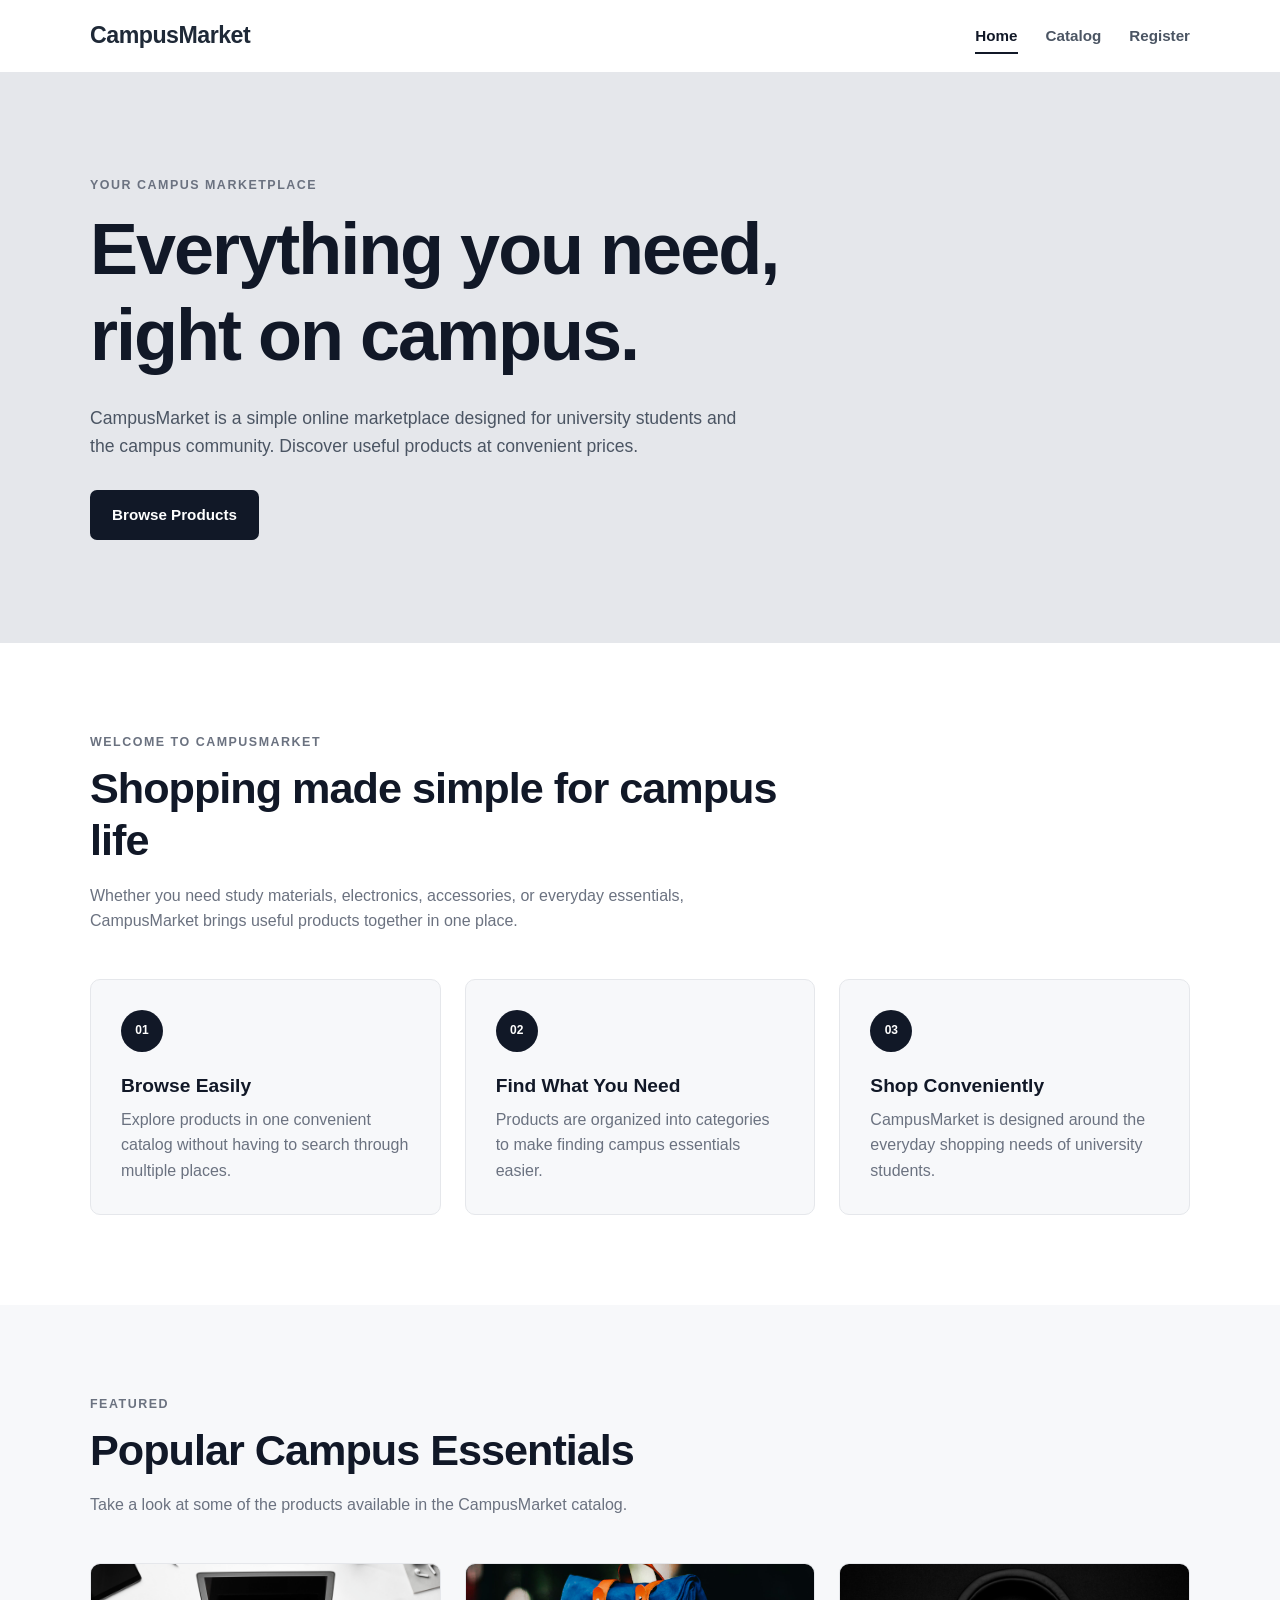
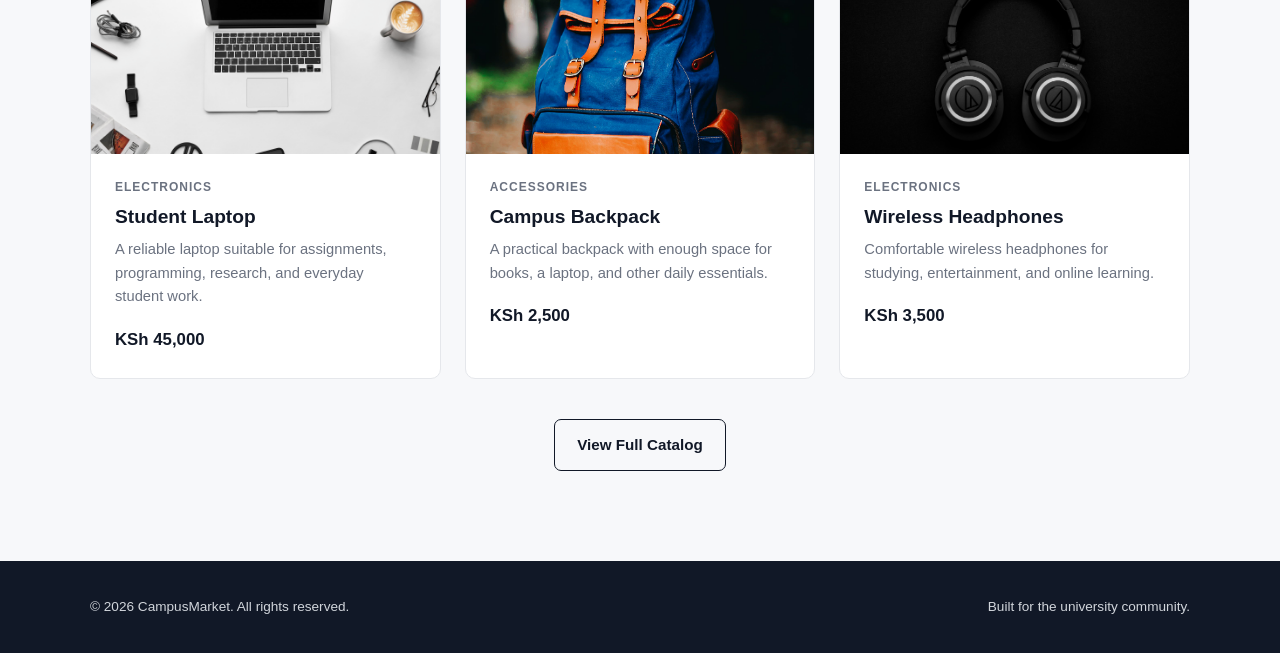
<file: index.html>
<!DOCTYPE html>
<html lang="en">

<head>
    <meta charset="UTF-8">
    <meta name="viewport" content="width=device-width, initial-scale=1.0">
    <meta name="description" content="CampusMarket - A university marketplace for students and the campus community.">
    <title>CampusMarket (by Hillary) | Home</title>
    <link rel="stylesheet" href="styles.css">
</head>

<body>

<header class="site-header">
    <div class="container">
        <a href="index.html" class="logo">CampusMarket</a>

        <nav aria-label="Main navigation">
            <ul class="nav-list">
                <li><a href="index.html" class="active">Home</a></li>
                <li><a href="catalog.html">Catalog</a></li>
                <li><a href="register.html">Register</a></li>
            </ul>
        </nav>
    </div>
</header>

<main>

    <section class="hero">
        <div class="container hero-content">
            <div>
                <p class="eyebrow">YOUR CAMPUS MARKETPLACE</p>

                <h1>Everything you need, right on campus.</h1>

                <p class="hero-text">
                    CampusMarket is a simple online marketplace designed
                    for university students and the campus community.
                    Discover useful products at convenient prices.
                </p>

                <a href="catalog.html" class="button">
                    Browse Products
                </a>
            </div>
        </div>
    </section>

    <section class="intro-section">
        <div class="container">
            <div class="section-heading">
                <p class="eyebrow">WELCOME TO CAMPUSMARKET</p>

                <h2>Shopping made simple for campus life</h2>

                <p>
                    Whether you need study materials, electronics,
                    accessories, or everyday essentials, CampusMarket
                    brings useful products together in one place.
                </p>
            </div>

            <div class="feature-grid">

                <article class="feature-card">
                    <div class="feature-icon">01</div>
                    <h3>Browse Easily</h3>
                    <p>
                        Explore products in one convenient catalog
                        without having to search through multiple places.
                    </p>
                </article>

                <article class="feature-card">
                    <div class="feature-icon">02</div>
                    <h3>Find What You Need</h3>
                    <p>
                        Products are organized into categories to make
                        finding campus essentials easier.
                    </p>
                </article>

                <article class="feature-card">
                    <div class="feature-icon">03</div>
                    <h3>Shop Conveniently</h3>
                    <p>
                        CampusMarket is designed around the everyday
                        shopping needs of university students.
                    </p>
                </article>

            </div>
        </div>
    </section>

    <section class="featured-section">
        <div class="container">

            <div class="section-heading">
                <p class="eyebrow">FEATURED</p>
                <h2>Popular Campus Essentials</h2>
                <p>
                    Take a look at some of the products available in
                    the CampusMarket catalog.
                </p>
            </div>

            <div class="product-grid">

                <article class="product-card">
                    <img
                        src="images/laptop.png"
                        alt="Student laptop suitable for programming, research, and university work"
                    >

                    <div class="product-content">
                        <p class="product-category">Electronics</p>
                        <h3>Student Laptop</h3>

                        <p>
                            A reliable laptop suitable for assignments,
                            programming, research, and everyday student work.
                        </p>

                        <p class="price">KSh 45,000</p>
                    </div>
                </article>

                <article class="product-card">
                    <img
                        src="images/backpack.png"
                        alt="Campus backpack for carrying books, a laptop, and daily essentials"
                    >

                    <div class="product-content">
                        <p class="product-category">Accessories</p>
                        <h3>Campus Backpack</h3>

                        <p>
                            A practical backpack with enough space for
                            books, a laptop, and other daily essentials.
                        </p>

                        <p class="price">KSh 2,500</p>
                    </div>
                </article>

                <article class="product-card">
                    <img
                        src="images/headphones.png"
                        alt="Wireless headphones for studying, entertainment, and online learning"
                    >

                    <div class="product-content">
                        <p class="product-category">Electronics</p>
                        <h3>Wireless Headphones</h3>

                        <p>
                            Comfortable wireless headphones for studying,
                            entertainment, and online learning.
                        </p>

                        <p class="price">KSh 3,500</p>
                    </div>
                </article>

            </div>

            <div class="center-button">
                <a href="catalog.html" class="button button-outline">
                    View Full Catalog
                </a>
            </div>

        </div>
    </section>

</main>

<footer class="site-footer">
    <div class="container">
        <p>&copy; 2026 CampusMarket. All rights reserved.</p>
        <p>Built for the university community.</p>
    </div>
</footer>

</body>
</html>
</file>
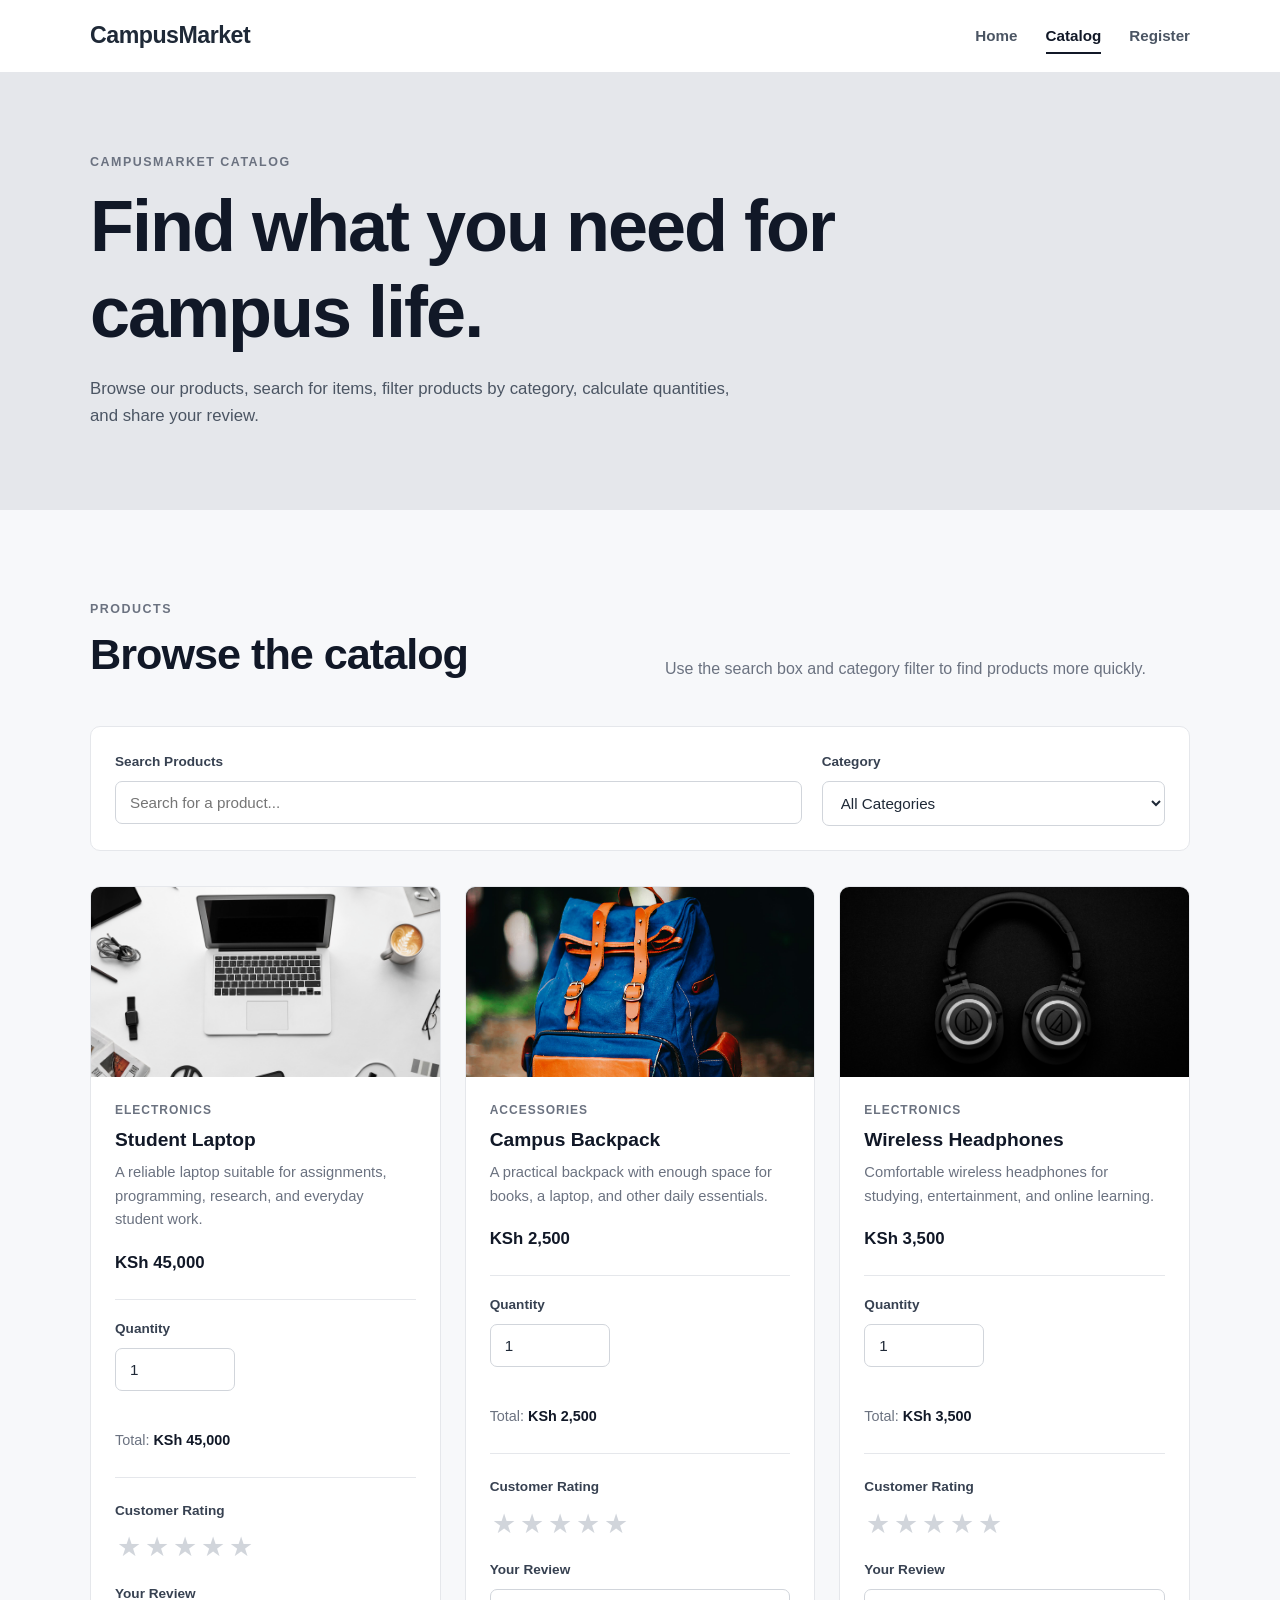
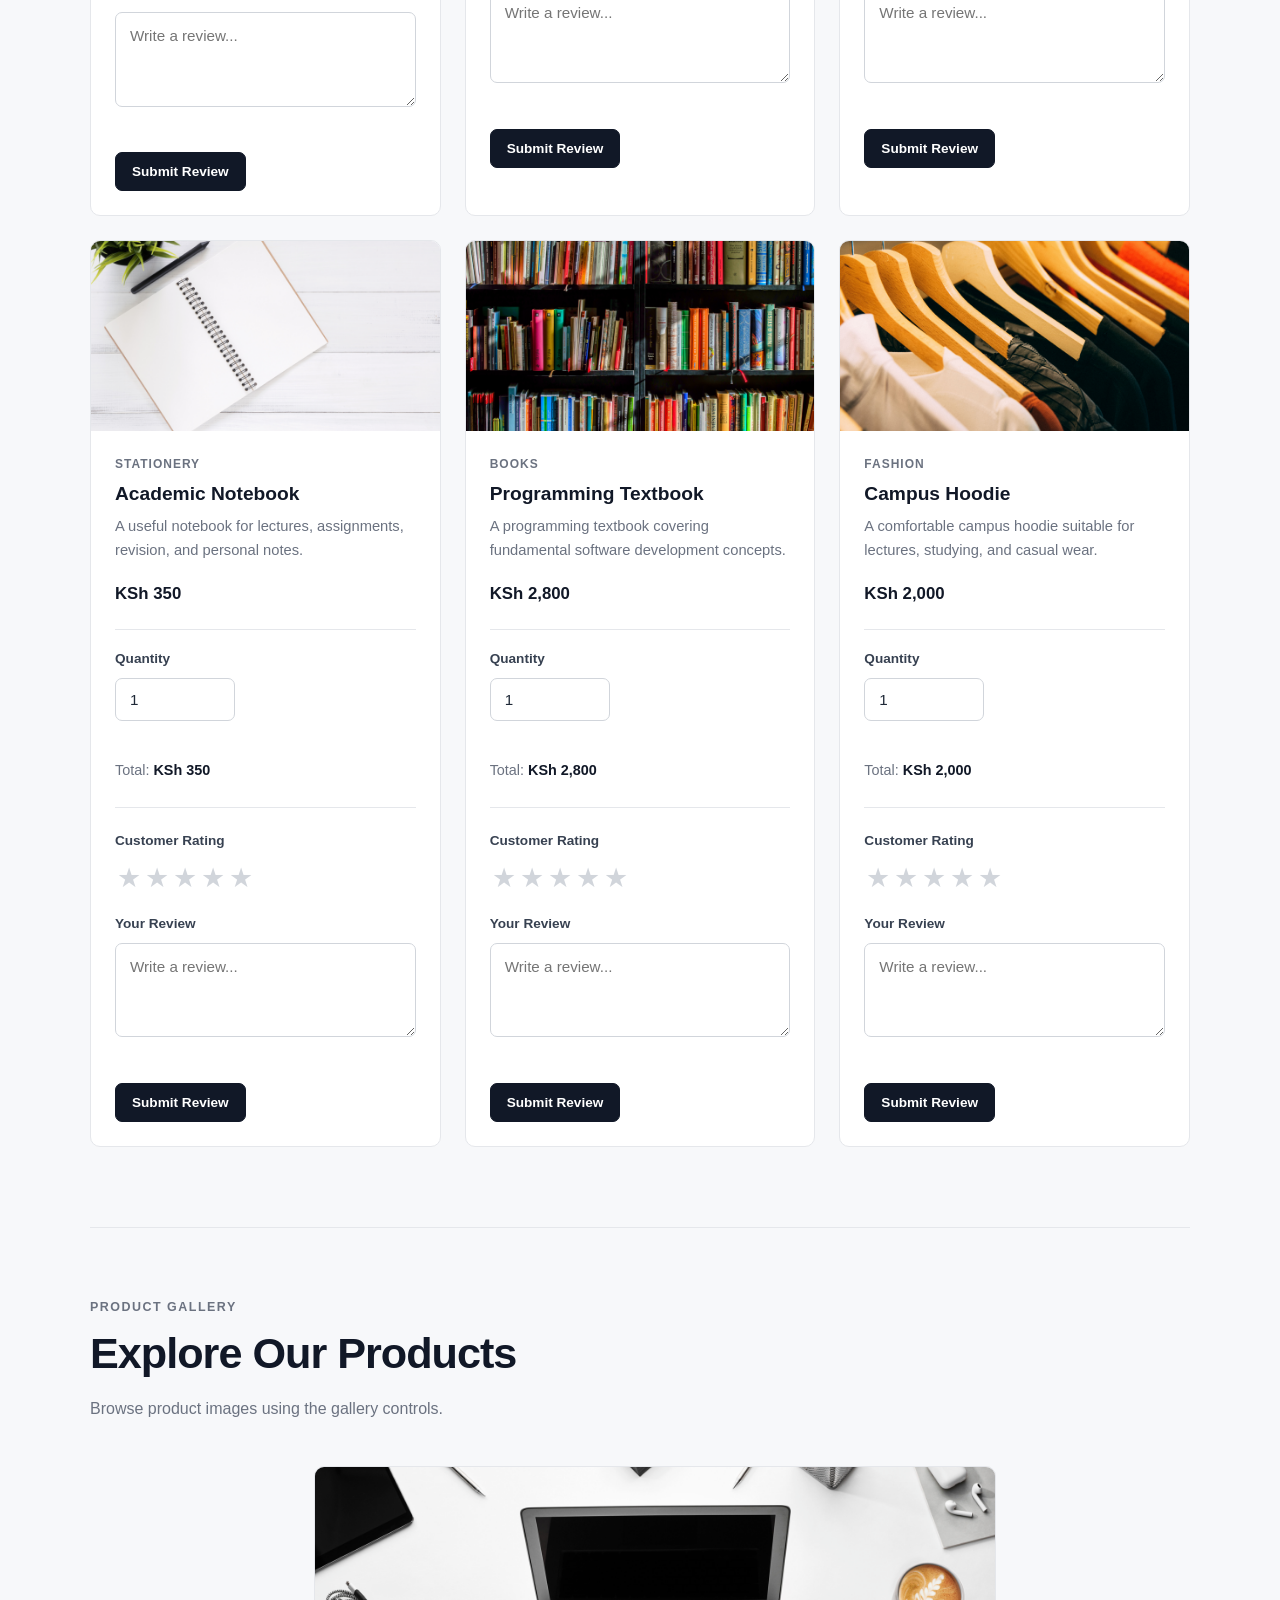
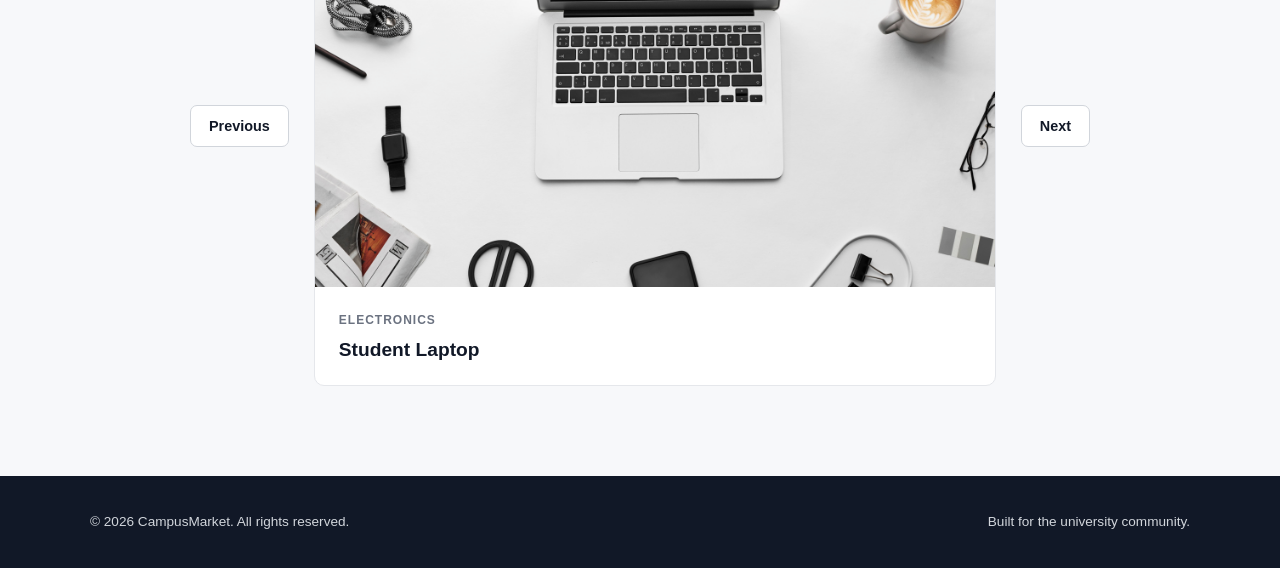
<file: catalog.html>
<!DOCTYPE html>
<html lang="en">

<head>
    <meta charset="UTF-8">
    <meta name="viewport" content="width=device-width, initial-scale=1.0">

    <meta
        name="description"
        content="CampusMarket catalog - Browse and filter products available for university students."
    >

    <title>CampusMarket (by Hillary) | Catalog</title>

    <link rel="stylesheet" href="styles.css">
</head>

<body>

<header class="site-header">
    <div class="container">

        <a href="index.html" class="logo">
            CampusMarket
        </a>

        <nav aria-label="Main navigation">

            <ul class="nav-list">

                <li>
                    <a href="index.html">
                        Home
                    </a>
                </li>

                <li>
                    <a href="catalog.html" class="active">
                        Catalog
                    </a>
                </li>

                <li>
                    <a href="register.html">
                        Register
                    </a>
                </li>

            </ul>

        </nav>

    </div>
</header>


<main>

    <!-- Page Banner -->

    <section class="page-banner">

        <div class="container">

            <p class="eyebrow">
                CAMPUSMARKET CATALOG
            </p>

            <h1>
                Find what you need for campus life.
            </h1>

            <p>
                Browse our products, search for items, filter products
                by category, calculate quantities, and share your review.
            </p>

        </div>

    </section>


    <!-- Catalog -->

    <section class="catalog-section">

        <div class="container">

            <div class="catalog-introduction">

                <div>

                    <p class="eyebrow">
                        PRODUCTS
                    </p>

                    <h2>
                        Browse the catalog
                    </h2>

                </div>

                <p>
                    Use the search box and category filter to find
                    products more quickly.
                </p>

            </div>


            <!-- Search and Filter Controls -->

            <div class="catalog-controls">

                <div>

                    <label for="searchInput">
                        Search Products
                    </label>

                    <input
                        type="search"
                        id="searchInput"
                        placeholder="Search for a product..."
                    >

                </div>


                <div>

                    <label for="categoryFilter">
                        Category
                    </label>

                    <select id="categoryFilter">

                        <option value="all">
                            All Categories
                        </option>

                        <option value="electronics">
                            Electronics
                        </option>

                        <option value="accessories">
                            Accessories
                        </option>

                        <option value="stationery">
                            Stationery
                        </option>

                        <option value="books">
                            Books
                        </option>

                        <option value="fashion">
                            Fashion
                        </option>

                    </select>

                </div>

            </div>


            <!-- No Results Message -->

            <p
                id="noResultsMessage"
                class="no-results"
                hidden
            >
                No products match your search or selected category.
            </p>


            <!-- Product Grid -->

            <div class="product-grid catalog-grid">


                <!-- Student Laptop -->

                <article
                    class="product-card"
                    data-category="electronics"
                    data-price="45000"
                >

                    <img
                        src="images/laptop.png"
                        alt="Student laptop suitable for programming, research, and university work"
                    >

                    <div class="product-content">

                        <p class="product-category">
                            Electronics
                        </p>

                        <h3>
                            Student Laptop
                        </h3>

                        <p>
                            A reliable laptop suitable for assignments,
                            programming, research, and everyday student work.
                        </p>

                        <p class="price">
                            KSh 45,000
                        </p>


                        <div class="quantity-control">

                            <label for="laptopQuantity">
                                Quantity
                            </label>

                            <input
                                type="number"
                                id="laptopQuantity"
                                class="quantity-input"
                                min="1"
                                value="1"
                            >

                            <p
                                class="quantity-error"
                                aria-live="polite"
                            ></p>

                            <p class="quantity-total">
                                Total:
                                <strong>KSh 45,000</strong>
                            </p>

                        </div>


                        <!-- Laptop Review -->

                        <div class="review-section">

                            <p class="review-heading">
                                Customer Rating
                            </p>

                            <div
                                class="star-rating"
                                role="radiogroup"
                                aria-label="Rate Student Laptop"
                            >

                                <input
                                    type="radio"
                                    id="laptopStar1"
                                    name="laptopRating"
                                    value="1"
                                >
                                <label for="laptopStar1" aria-label="1 star">
                                    ★
                                </label>

                                <input
                                    type="radio"
                                    id="laptopStar2"
                                    name="laptopRating"
                                    value="2"
                                >
                                <label for="laptopStar2" aria-label="2 stars">
                                    ★
                                </label>

                                <input
                                    type="radio"
                                    id="laptopStar3"
                                    name="laptopRating"
                                    value="3"
                                >
                                <label for="laptopStar3" aria-label="3 stars">
                                    ★
                                </label>

                                <input
                                    type="radio"
                                    id="laptopStar4"
                                    name="laptopRating"
                                    value="4"
                                >
                                <label for="laptopStar4" aria-label="4 stars">
                                    ★
                                </label>

                                <input
                                    type="radio"
                                    id="laptopStar5"
                                    name="laptopRating"
                                    value="5"
                                >
                                <label for="laptopStar5" aria-label="5 stars">
                                    ★
                                </label>

                            </div>


                            <label for="laptopReview">
                                Your Review
                            </label>

                            <textarea
                                id="laptopReview"
                                class="review-input"
                                rows="3"
                                placeholder="Write a review..."
                            ></textarea>

                            <p
                                class="review-error"
                                id="laptopReviewError"
                                aria-live="polite"
                            ></p>

                            <button
                                type="button"
                                class="review-button"
                                data-product="Student Laptop"
                            >
                                Submit Review
                            </button>

                            <div
                                class="submitted-review"
                                id="laptopSubmittedReview"
                                aria-live="polite"
                            ></div>

                        </div>

                    </div>

                </article>


                <!-- Campus Backpack -->

                <article
                    class="product-card"
                    data-category="accessories"
                    data-price="2500"
                >

                    <img
                        src="images/backpack.png"
                        alt="Campus backpack for carrying books, a laptop, and daily essentials"
                    >

                    <div class="product-content">

                        <p class="product-category">
                            Accessories
                        </p>

                        <h3>
                            Campus Backpack
                        </h3>

                        <p>
                            A practical backpack with enough space for
                            books, a laptop, and other daily essentials.
                        </p>

                        <p class="price">
                            KSh 2,500
                        </p>


                        <div class="quantity-control">

                            <label for="backpackQuantity">
                                Quantity
                            </label>

                            <input
                                type="number"
                                id="backpackQuantity"
                                class="quantity-input"
                                min="1"
                                value="1"
                            >

                            <p
                                class="quantity-error"
                                aria-live="polite"
                            ></p>

                            <p class="quantity-total">
                                Total:
                                <strong>KSh 2,500</strong>
                            </p>

                        </div>


                        <!-- Backpack Review -->

                        <div class="review-section">

                            <p class="review-heading">
                                Customer Rating
                            </p>

                            <div
                                class="star-rating"
                                role="radiogroup"
                                aria-label="Rate Campus Backpack"
                            >

                                <input type="radio" id="backpackStar1" name="backpackRating" value="1">
                                <label for="backpackStar1" aria-label="1 star">★</label>

                                <input type="radio" id="backpackStar2" name="backpackRating" value="2">
                                <label for="backpackStar2" aria-label="2 stars">★</label>

                                <input type="radio" id="backpackStar3" name="backpackRating" value="3">
                                <label for="backpackStar3" aria-label="3 stars">★</label>

                                <input type="radio" id="backpackStar4" name="backpackRating" value="4">
                                <label for="backpackStar4" aria-label="4 stars">★</label>

                                <input type="radio" id="backpackStar5" name="backpackRating" value="5">
                                <label for="backpackStar5" aria-label="5 stars">★</label>

                            </div>

                            <label for="backpackReview">
                                Your Review
                            </label>

                            <textarea
                                id="backpackReview"
                                class="review-input"
                                rows="3"
                                placeholder="Write a review..."
                            ></textarea>

                            <p
                                class="review-error"
                                id="backpackReviewError"
                                aria-live="polite"
                            ></p>

                            <button
                                type="button"
                                class="review-button"
                                data-product="Campus Backpack"
                            >
                                Submit Review
                            </button>

                            <div
                                class="submitted-review"
                                id="backpackSubmittedReview"
                                aria-live="polite"
                            ></div>

                        </div>

                    </div>

                </article>


                <!-- Wireless Headphones -->

                <article
                    class="product-card"
                    data-category="electronics"
                    data-price="3500"
                >

                    <img
                        src="images/headphones.png"
                        alt="Wireless headphones for studying, online learning, music, and entertainment"
                    >

                    <div class="product-content">

                        <p class="product-category">
                            Electronics
                        </p>

                        <h3>
                            Wireless Headphones
                        </h3>

                        <p>
                            Comfortable wireless headphones for studying,
                            entertainment, and online learning.
                        </p>

                        <p class="price">
                            KSh 3,500
                        </p>


                        <div class="quantity-control">

                            <label for="headphonesQuantity">
                                Quantity
                            </label>

                            <input
                                type="number"
                                id="headphonesQuantity"
                                class="quantity-input"
                                min="1"
                                value="1"
                            >

                            <p
                                class="quantity-error"
                                aria-live="polite"
                            ></p>

                            <p class="quantity-total">
                                Total:
                                <strong>KSh 3,500</strong>
                            </p>

                        </div>


                        <!-- Headphones Review -->

                        <div class="review-section">

                            <p class="review-heading">
                                Customer Rating
                            </p>

                            <div
                                class="star-rating"
                                role="radiogroup"
                                aria-label="Rate Wireless Headphones"
                            >

                                <input type="radio" id="headphonesStar1" name="headphonesRating" value="1">
                                <label for="headphonesStar1" aria-label="1 star">★</label>

                                <input type="radio" id="headphonesStar2" name="headphonesRating" value="2">
                                <label for="headphonesStar2" aria-label="2 stars">★</label>

                                <input type="radio" id="headphonesStar3" name="headphonesRating" value="3">
                                <label for="headphonesStar3" aria-label="3 stars">★</label>

                                <input type="radio" id="headphonesStar4" name="headphonesRating" value="4">
                                <label for="headphonesStar4" aria-label="4 stars">★</label>

                                <input type="radio" id="headphonesStar5" name="headphonesRating" value="5">
                                <label for="headphonesStar5" aria-label="5 stars">★</label>

                            </div>

                            <label for="headphonesReview">
                                Your Review
                            </label>

                            <textarea
                                id="headphonesReview"
                                class="review-input"
                                rows="3"
                                placeholder="Write a review..."
                            ></textarea>

                            <p
                                class="review-error"
                                id="headphonesReviewError"
                                aria-live="polite"
                            ></p>

                            <button
                                type="button"
                                class="review-button"
                                data-product="Wireless Headphones"
                            >
                                Submit Review
                            </button>

                            <div
                                class="submitted-review"
                                id="headphonesSubmittedReview"
                                aria-live="polite"
                            ></div>

                        </div>

                    </div>

                </article>


                <!-- Academic Notebook -->

                <article
                    class="product-card"
                    data-category="stationery"
                    data-price="350"
                >

                    <img
                        src="images/notebook.png"
                        alt="Academic notebook for lectures, assignments, revision, and personal notes"
                    >

                    <div class="product-content">

                        <p class="product-category">
                            Stationery
                        </p>

                        <h3>
                            Academic Notebook
                        </h3>

                        <p>
                            A useful notebook for lectures,
                            assignments, revision, and personal notes.
                        </p>

                        <p class="price">
                            KSh 350
                        </p>


                        <div class="quantity-control">

                            <label for="notebookQuantity">
                                Quantity
                            </label>

                            <input
                                type="number"
                                id="notebookQuantity"
                                class="quantity-input"
                                min="1"
                                value="1"
                            >

                            <p
                                class="quantity-error"
                                aria-live="polite"
                            ></p>

                            <p class="quantity-total">
                                Total:
                                <strong>KSh 350</strong>
                            </p>

                        </div>


                        <!-- Notebook Review -->

                        <div class="review-section">

                            <p class="review-heading">
                                Customer Rating
                            </p>

                            <div
                                class="star-rating"
                                role="radiogroup"
                                aria-label="Rate Academic Notebook"
                            >

                                <input type="radio" id="notebookStar1" name="notebookRating" value="1">
                                <label for="notebookStar1" aria-label="1 star">★</label>

                                <input type="radio" id="notebookStar2" name="notebookRating" value="2">
                                <label for="notebookStar2" aria-label="2 stars">★</label>

                                <input type="radio" id="notebookStar3" name="notebookRating" value="3">
                                <label for="notebookStar3" aria-label="3 stars">★</label>

                                <input type="radio" id="notebookStar4" name="notebookRating" value="4">
                                <label for="notebookStar4" aria-label="4 stars">★</label>

                                <input type="radio" id="notebookStar5" name="notebookRating" value="5">
                                <label for="notebookStar5" aria-label="5 stars">★</label>

                            </div>

                            <label for="notebookReview">
                                Your Review
                            </label>

                            <textarea
                                id="notebookReview"
                                class="review-input"
                                rows="3"
                                placeholder="Write a review..."
                            ></textarea>

                            <p
                                class="review-error"
                                id="notebookReviewError"
                                aria-live="polite"
                            ></p>

                            <button
                                type="button"
                                class="review-button"
                                data-product="Academic Notebook"
                            >
                                Submit Review
                            </button>

                            <div
                                class="submitted-review"
                                id="notebookSubmittedReview"
                                aria-live="polite"
                            ></div>

                        </div>

                    </div>

                </article>


                <!-- Programming Textbook -->

                <article
                    class="product-card"
                    data-category="books"
                    data-price="2800"
                >

                    <img
                        src="images/textbook.png"
                        alt="Programming textbook covering fundamental software development concepts"
                    >

                    <div class="product-content">

                        <p class="product-category">
                            Books
                        </p>

                        <h3>
                            Programming Textbook
                        </h3>

                        <p>
                            A programming textbook covering fundamental
                            software development concepts.
                        </p>

                        <p class="price">
                            KSh 2,800
                        </p>


                        <div class="quantity-control">

                            <label for="textbookQuantity">
                                Quantity
                            </label>

                            <input
                                type="number"
                                id="textbookQuantity"
                                class="quantity-input"
                                min="1"
                                value="1"
                            >

                            <p
                                class="quantity-error"
                                aria-live="polite"
                            ></p>

                            <p class="quantity-total">
                                Total:
                                <strong>KSh 2,800</strong>
                            </p>

                        </div>


                        <!-- Textbook Review -->

                        <div class="review-section">

                            <p class="review-heading">
                                Customer Rating
                            </p>

                            <div
                                class="star-rating"
                                role="radiogroup"
                                aria-label="Rate Programming Textbook"
                            >

                                <input type="radio" id="textbookStar1" name="textbookRating" value="1">
                                <label for="textbookStar1" aria-label="1 star">★</label>

                                <input type="radio" id="textbookStar2" name="textbookRating" value="2">
                                <label for="textbookStar2" aria-label="2 stars">★</label>

                                <input type="radio" id="textbookStar3" name="textbookRating" value="3">
                                <label for="textbookStar3" aria-label="3 stars">★</label>

                                <input type="radio" id="textbookStar4" name="textbookRating" value="4">
                                <label for="textbookStar4" aria-label="4 stars">★</label>

                                <input type="radio" id="textbookStar5" name="textbookRating" value="5">
                                <label for="textbookStar5" aria-label="5 stars">★</label>

                            </div>

                            <label for="textbookReview">
                                Your Review
                            </label>

                            <textarea
                                id="textbookReview"
                                class="review-input"
                                rows="3"
                                placeholder="Write a review..."
                            ></textarea>

                            <p
                                class="review-error"
                                id="textbookReviewError"
                                aria-live="polite"
                            ></p>

                            <button
                                type="button"
                                class="review-button"
                                data-product="Programming Textbook"
                            >
                                Submit Review
                            </button>

                            <div
                                class="submitted-review"
                                id="textbookSubmittedReview"
                                aria-live="polite"
                            ></div>

                        </div>

                    </div>

                </article>


                <!-- Campus Hoodie -->

                <article
                    class="product-card"
                    data-category="fashion"
                    data-price="2000"
                >

                    <img
                        src="images/hoodie.png"
                        alt="Comfortable campus hoodie suitable for lectures, studying, and casual wear"
                    >

                    <div class="product-content">

                        <p class="product-category">
                            Fashion
                        </p>

                        <h3>
                            Campus Hoodie
                        </h3>

                        <p>
                            A comfortable campus hoodie suitable
                            for lectures, studying, and casual wear.
                        </p>

                        <p class="price">
                            KSh 2,000
                        </p>


                        <div class="quantity-control">

                            <label for="hoodieQuantity">
                                Quantity
                            </label>

                            <input
                                type="number"
                                id="hoodieQuantity"
                                class="quantity-input"
                                min="1"
                                value="1"
                            >

                            <p
                                class="quantity-error"
                                aria-live="polite"
                            ></p>

                            <p class="quantity-total">
                                Total:
                                <strong>KSh 2,000</strong>
                            </p>

                        </div>


                        <!-- Hoodie Review -->

                        <div class="review-section">

                            <p class="review-heading">
                                Customer Rating
                            </p>

                            <div
                                class="star-rating"
                                role="radiogroup"
                                aria-label="Rate Campus Hoodie"
                            >

                                <input type="radio" id="hoodieStar1" name="hoodieRating" value="1">
                                <label for="hoodieStar1" aria-label="1 star">★</label>

                                <input type="radio" id="hoodieStar2" name="hoodieRating" value="2">
                                <label for="hoodieStar2" aria-label="2 stars">★</label>

                                <input type="radio" id="hoodieStar3" name="hoodieRating" value="3">
                                <label for="hoodieStar3" aria-label="3 stars">★</label>

                                <input type="radio" id="hoodieStar4" name="hoodieRating" value="4">
                                <label for="hoodieStar4" aria-label="4 stars">★</label>

                                <input type="radio" id="hoodieStar5" name="hoodieRating" value="5">
                                <label for="hoodieStar5" aria-label="5 stars">★</label>

                            </div>

                            <label for="hoodieReview">
                                Your Review
                            </label>

                            <textarea
                                id="hoodieReview"
                                class="review-input"
                                rows="3"
                                placeholder="Write a review..."
                            ></textarea>

                            <p
                                class="review-error"
                                id="hoodieReviewError"
                                aria-live="polite"
                            ></p>

                            <button
                                type="button"
                                class="review-button"
                                data-product="Campus Hoodie"
                            >
                                Submit Review
                            </button>

                            <div
                                class="submitted-review"
                                id="hoodieSubmittedReview"
                                aria-live="polite"
                            ></div>

                        </div>

                    </div>

                </article>

            </div>


            <!-- Product Gallery -->

            <div class="gallery-section">

                <div class="section-heading">

                    <p class="eyebrow">
                        PRODUCT GALLERY
                    </p>

                    <h2>
                        Explore Our Products
                    </h2>

                    <p>
                        Browse product images using the gallery controls.
                    </p>

                </div>


                <div class="gallery">

                    <button
                        type="button"
                        class="gallery-button gallery-prev"
                        id="galleryPrevious"
                        aria-label="Show previous product"
                    >
                        Previous
                    </button>


                    <div class="gallery-image-container">

                        <img
                            id="galleryImage"
                            src="images/laptop.png"
                            alt="Student laptop suitable for programming, research, and university work"
                        >

                        <div class="gallery-info">

                            <p
                                class="product-category"
                                id="galleryCategory"
                            >
                                Electronics
                            </p>

                            <h3 id="galleryProductName">
                                Student Laptop
                            </h3>

                        </div>

                    </div>


                    <button
                        type="button"
                        class="gallery-button gallery-next"
                        id="galleryNext"
                        aria-label="Show next product"
                    >
                        Next
                    </button>

                </div>

            </div>

        </div>

    </section>

</main>


<footer class="site-footer">

    <div class="container">

        <p>
            &copy; 2026 CampusMarket. All rights reserved.
        </p>

        <p>
            Built for the university community.
        </p>

    </div>

</footer>


<script src="app.js"></script>

</body>

</html>
</file>
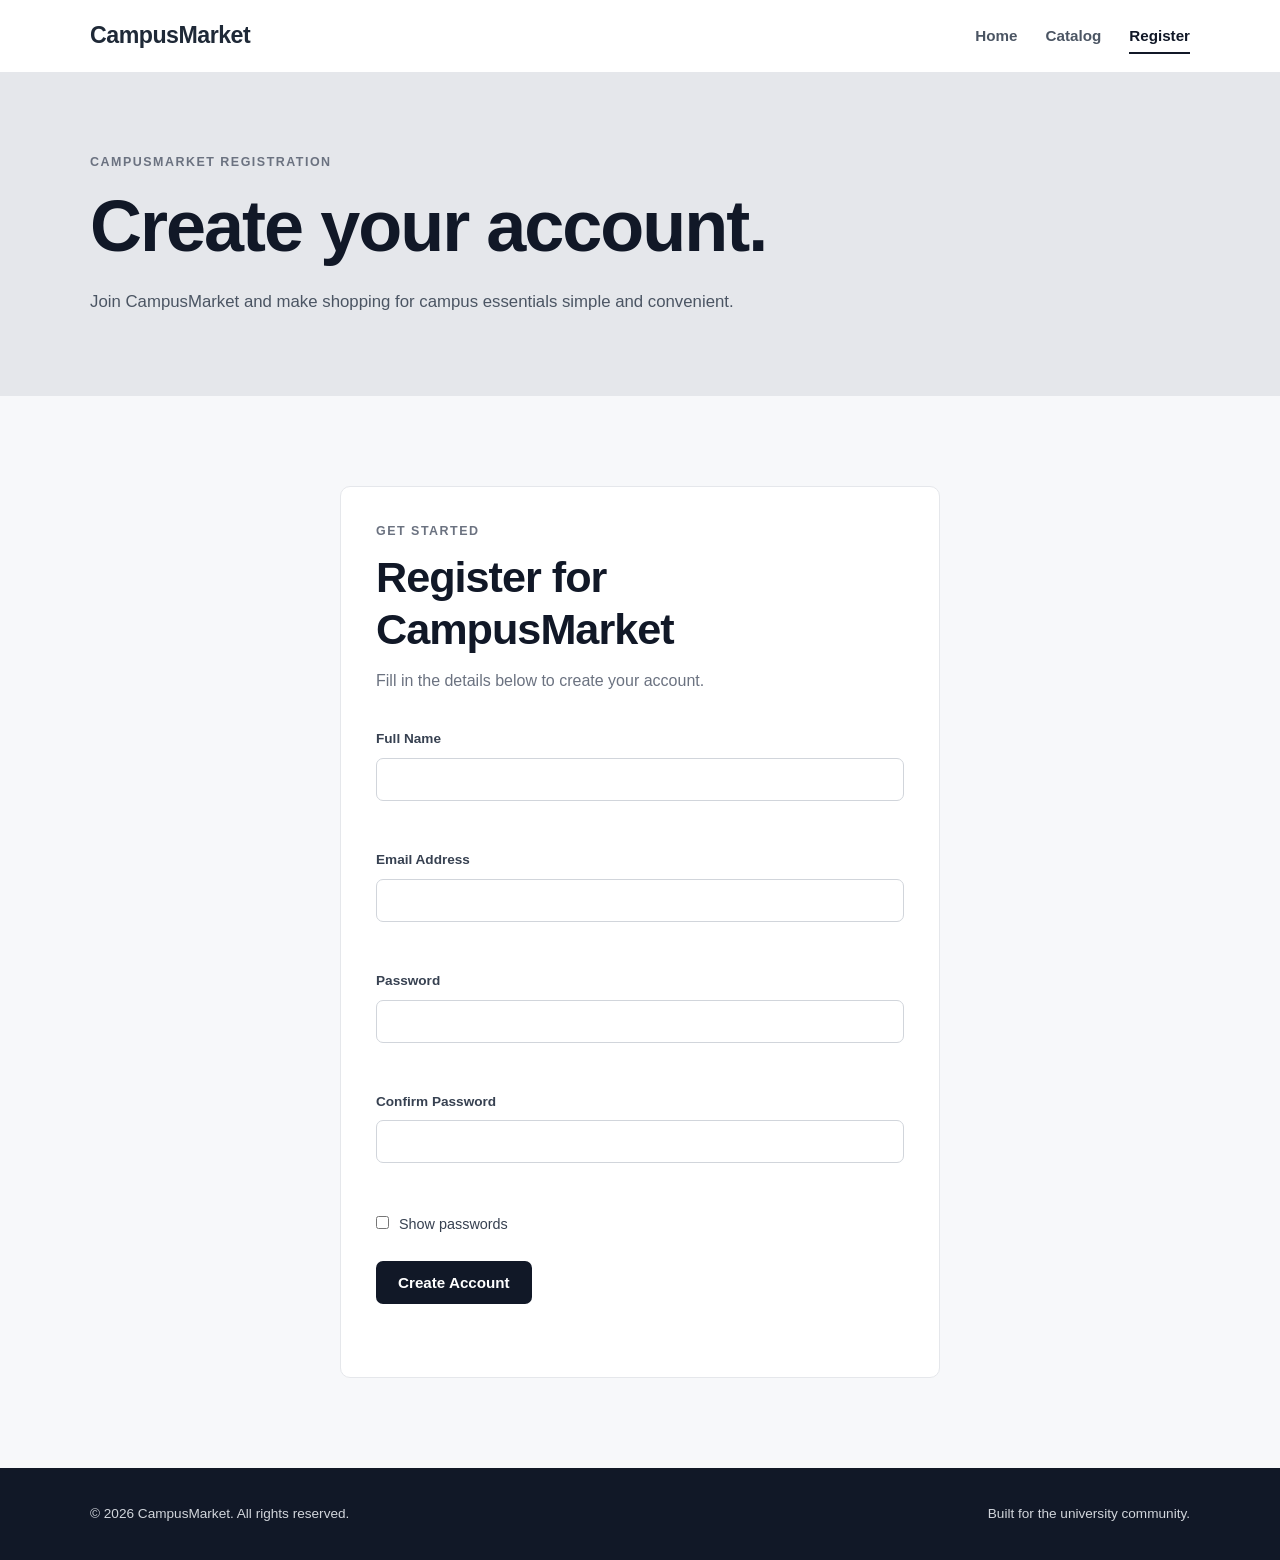
<file: register.html>
<!DOCTYPE html>
<html lang="en">

<head>
    <meta charset="UTF-8">
    <meta name="viewport" content="width=device-width, initial-scale=1.0">
    <meta name="description" content="Create a CampusMarket account.">
    <title>CampusMarket (by Hillary) | Register</title>
    <link rel="stylesheet" href="styles.css">
</head>

<body>

<header class="site-header">
    <div class="container">
        <a href="index.html" class="logo">CampusMarket</a>

        <nav aria-label="Main navigation">
            <ul class="nav-list">
                <li><a href="index.html">Home</a></li>
                <li><a href="catalog.html">Catalog</a></li>
                <li><a href="register.html" class="active">Register</a></li>
            </ul>
        </nav>
    </div>
</header>

<main>

    <section class="page-banner">
        <div class="container">

            <p class="eyebrow">CAMPUSMARKET REGISTRATION</p>

            <h1>Create your account.</h1>

            <p>
                Join CampusMarket and make shopping for campus essentials
                simple and convenient.
            </p>

        </div>
    </section>


    <section class="register-section">

        <div class="container">

            <div class="register-box">

                <div class="register-heading">

                    <p class="eyebrow">GET STARTED</p>

                    <h2>Register for CampusMarket</h2>

                    <p>
                        Fill in the details below to create your account.
                    </p>

                </div>


                <form id="registrationForm" novalidate>

                    <div class="form-group">

                        <label for="fullName">
                            Full Name
                        </label>

                        <input
                            type="text"
                            id="fullName"
                            name="fullName"
                            required
                        >

                        <p
                            class="form-error"
                            id="fullNameError"
                            aria-live="polite"
                        ></p>

                    </div>


                    <div class="form-group">

                        <label for="email">
                            Email Address
                        </label>

                        <input
                            type="email"
                            id="email"
                            name="email"
                            required
                        >

                        <p
                            class="form-error"
                            id="emailError"
                            aria-live="polite"
                        ></p>

                    </div>


                    <div class="form-group">

                        <label for="password">
                            Password
                        </label>

                        <input
                            type="password"
                            id="password"
                            name="password"
                            required
                        >

                        <p
                            class="form-error"
                            id="passwordError"
                            aria-live="polite"
                        ></p>

                    </div>


                    <div class="form-group">

                        <label for="confirmPassword">
                            Confirm Password
                        </label>

                        <input
                            type="password"
                            id="confirmPassword"
                            name="confirmPassword"
                            required
                        >

                        <p
                            class="form-error"
                            id="confirmPasswordError"
                            aria-live="polite"
                        ></p>

                    </div>


                    <div class="password-toggle">

                        <label for="showPassword">

                            <input
                                type="checkbox"
                                id="showPassword"
                            >

                            Show passwords

                        </label>

                    </div>


                    <button
                        type="submit"
                        class="button form-button"
                    >
                        Create Account
                    </button>


                    <p
                        class="form-success"
                        id="formSuccess"
                        aria-live="polite"
                    ></p>

                </form>

            </div>

        </div>

    </section>

</main>


<footer class="site-footer">
    <div class="container">

        <p>
            &copy; 2026 CampusMarket. All rights reserved.
        </p>

        <p>
            Built for the university community.
        </p>

    </div>
</footer>


<script src="app.js"></script>

</body>
</html>
</file>
<file: styles.css>
/* ========================================
CampusMarket - Global Styles
======================================== */

* {
  margin: 0;
  padding: 0;
  box-sizing: border-box;
}

html {
  scroll-behavior: smooth;
}

body {
  font-family: Arial, Helvetica, sans-serif;
  background-color: #f7f8fa;
  color: #1f2937;
  line-height: 1.6;
}

a {
  color: inherit;
  text-decoration: none;
}

img {
  max-width: 100%;
  display: block;
}

.container {
  width: min(1100px, 92%);
  margin: 0 auto;
}


/* ========================================
Header and Navigation
======================================== */

.site-header {
  background-color: #ffffff;
  border-bottom: 1px solid #e5e7eb;
  position: sticky;
  top: 0;
  z-index: 100;
}

.site-header .container {
  min-height: 72px;
  display: flex;
  align-items: center;
  justify-content: space-between;
  gap: 30px;
}

.logo {
  font-size: 1.45rem;
  font-weight: 800;
  letter-spacing: -0.5px;
}

.nav-list {
  list-style: none;
  display: flex;
  align-items: center;
  gap: 28px;
}

.nav-list a {
  color: #4b5563;
  font-size: 0.95rem;
  font-weight: 600;
  padding: 8px 0;
  border-bottom: 2px solid transparent;
  transition: 0.2s ease;
}

.nav-list a:hover,
.nav-list a.active {
  color: #111827;
  border-bottom-color: #111827;
}


/* ========================================
Buttons
======================================== */

.button {
  display: inline-block;
  background-color: #111827;
  color: #ffffff;
  padding: 13px 22px;
  border-radius: 7px;
  font-size: 0.95rem;
  font-weight: 700;
  transition: 0.2s ease;
}

.button:hover {
  background-color: #374151;
  transform: translateY(-1px);
}

.button-outline {
  background-color: transparent;
  color: #111827;
  border: 1px solid #111827;
}

.button-outline:hover {
  background-color: #111827;
  color: #ffffff;
}


/* ========================================
General Text
======================================== */

.eyebrow {
  margin-bottom: 10px;
  font-size: 0.78rem;
  font-weight: 800;
  letter-spacing: 1.5px;
  text-transform: uppercase;
  color: #6b7280;
}

h1,
h2,
h3 {
  line-height: 1.2;
  color: #111827;
}

h1 {
  font-size: clamp(2.4rem, 6vw, 4.5rem);
  letter-spacing: -2px;
}

h2 {
  font-size: clamp(1.8rem, 4vw, 2.7rem);
  letter-spacing: -1px;
}

h3 {
  font-size: 1.2rem;
}


/* ========================================
Home Page - Hero
======================================== */

.hero {
  background-color: #e5e7eb;
  min-height: 570px;
  display: flex;
  align-items: center;
}

.hero-content {
  padding: 80px 0;
}

.hero-content > div {
  max-width: 760px;
}

.hero h1 {
  max-width: 800px;
  margin-bottom: 25px;
}

.hero-text {
  max-width: 650px;
  margin-bottom: 30px;
  color: #4b5563;
  font-size: 1.1rem;
}


/* ========================================
Home Page - Introduction
======================================== */

.intro-section {
  background-color: #ffffff;
  padding: 90px 0;
}

.section-heading {
  max-width: 700px;
  margin-bottom: 45px;
}

.section-heading h2 {
  margin-bottom: 16px;
}

.section-heading > p:last-child {
  color: #6b7280;
  font-size: 1rem;
}


/* ========================================
Feature Cards
======================================== */

.feature-grid {
  display: grid;
  grid-template-columns: repeat(3, 1fr);
  gap: 24px;
}

.feature-card {
  padding: 30px;
  background-color: #f7f8fa;
  border: 1px solid #e5e7eb;
  border-radius: 10px;
}

.feature-icon {
  width: 42px;
  height: 42px;
  display: flex;
  align-items: center;
  justify-content: center;
  margin-bottom: 22px;
  background-color: #111827;
  color: #ffffff;
  border-radius: 50%;
  font-size: 0.75rem;
  font-weight: 800;
}

.feature-card h3 {
  margin-bottom: 10px;
}

.feature-card p {
  color: #6b7280;
}


/* ========================================
Product Cards
======================================== */

.featured-section,
.catalog-section {
  padding: 90px 0;
}

.product-grid {
  display: grid;
  grid-template-columns: repeat(3, 1fr);
  gap: 24px;
}

.product-card {
  overflow: hidden;
  background-color: #ffffff;
  border: 1px solid #e5e7eb;
  border-radius: 10px;
  transition: 0.2s ease;
}

.product-card:hover {
  transform: translateY(-4px);
  box-shadow: 0 12px 30px rgba(17, 24, 39, 0.08);
}

.product-placeholder {
  min-height: 190px;
  display: flex;
  align-items: center;
  justify-content: center;
  background-color: #e5e7eb;
  color: #6b7280;
  font-size: 0.8rem;
  font-weight: 800;
  letter-spacing: 1px;
}

.product-card > img {
  width: 100%;
  height: 190px;
  display: block;
  object-fit: cover;
}

.product-content {
  padding: 24px;
}

.product-category {
  margin-bottom: 8px;
  color: #6b7280;
  font-size: 0.75rem;
  font-weight: 800;
  letter-spacing: 1px;
  text-transform: uppercase;
}

.product-content h3 {
  margin-bottom: 10px;
}

.product-content > p:not(.product-category):not(.price) {
  margin-bottom: 18px;
  color: #6b7280;
  font-size: 0.92rem;
}

.price {
  color: #111827;
  font-size: 1.05rem;
  font-weight: 800;
}

.center-button {
  margin-top: 40px;
  text-align: center;
}


/* ========================================
Catalog Page
======================================== */

.page-banner {
  background-color: #e5e7eb;
  padding: 80px 0;
}

.page-banner h1 {
  max-width: 800px;
  margin-bottom: 20px;
}

.page-banner p:last-child {
  max-width: 650px;
  color: #4b5563;
  font-size: 1.05rem;
}

.catalog-introduction {
  display: grid;
  grid-template-columns: 1fr 1fr;
  gap: 50px;
  align-items: end;
  margin-bottom: 45px;
}

.catalog-introduction h2 {
  margin-top: 5px;
}

.catalog-introduction > p {
  color: #6b7280;
}


/* ========================================
Footer
======================================== */

.site-footer {
  padding: 35px 0;
  background-color: #111827;
  color: #d1d5db;
}

.site-footer .container {
  display: flex;
  justify-content: space-between;
  gap: 20px;
}

.site-footer p {
  font-size: 0.85rem;
}


/* ========================================
Responsive Design
======================================== */

@media (max-width: 800px) {

  .feature-grid,
  .product-grid {
    grid-template-columns: repeat(2, 1fr);
  }

  .catalog-introduction {
    grid-template-columns: 1fr;
    gap: 20px;
  }

  .hero {
    min-height: 500px;
  }
}

@media (max-width: 560px) {

  .site-header .container {
    min-height: auto;
    padding: 18px 0;
    flex-direction: column;
    align-items: flex-start;
  }

  .nav-list {
    gap: 18px;
    flex-wrap: wrap;
  }

  .feature-grid,
  .product-grid {
    grid-template-columns: 1fr;
  }

  .hero-content {
    padding: 60px 0;
  }

  .hero h1 {
    letter-spacing: -1px;
  }

  .intro-section,
  .featured-section,
  .catalog-section {
    padding: 65px 0;
  }

  .site-footer .container {
    flex-direction: column;
  }
}


/* ========================================
Part 2 - Catalog Controls
======================================== */

.catalog-controls {
  display: grid;
  grid-template-columns: 2fr 1fr;
  gap: 20px;
  margin-bottom: 35px;
  padding: 24px;
  background-color: #ffffff;
  border: 1px solid #e5e7eb;
  border-radius: 10px;
}

.catalog-controls label,
.quantity-control label {
  display: block;
  margin-bottom: 8px;
  color: #374151;
  font-size: 0.85rem;
  font-weight: 700;
}

.catalog-controls input,
.catalog-controls select,
.quantity-control input {
  width: 100%;
  padding: 12px 14px;
  background-color: #ffffff;
  border: 1px solid #d1d5db;
  border-radius: 7px;
  color: #1f2937;
  font-family: inherit;
  font-size: 0.95rem;
}

.catalog-controls input:focus,
.catalog-controls select:focus,
.quantity-control input:focus {
  outline: none;
  border-color: #111827;
}

.no-results {
  margin-bottom: 30px;
  padding: 18px;
  background-color: #f3f4f6;
  border-radius: 8px;
  color: #4b5563;
  text-align: center;
}

.quantity-control {
  margin-top: 22px;
  padding-top: 18px;
  border-top: 1px solid #e5e7eb;
}

.quantity-control input {
  max-width: 120px;
}

.quantity-total {
  margin-top: 12px;
  color: #6b7280;
  font-size: 0.9rem;
}

.quantity-error {
    min-height: 20px;
    margin-top: 6px;
    color: #b91c1c;
    font-size: 0.85rem;
    opacity: 0;
    transition: opacity 0.2s ease;
}

.quantity-error:not(:empty) {
    opacity: 1;
}

.quantity-total strong {
  color: #111827;
}


/* ========================================
Part 2 - Responsive Controls
======================================== */

@media (max-width: 800px) {

  .catalog-controls {
    grid-template-columns: 1fr;
  }
}


/* ========================================
Part 3 - Registration
======================================== */

.register-section {
  padding: 90px 0;
}

.register-box {
  width: min(600px, 100%);
  margin: 0 auto;
  padding: 35px;
  background-color: #ffffff;
  border: 1px solid #e5e7eb;
  border-radius: 10px;
}

.register-heading {
  margin-bottom: 35px;
}

.register-heading h2 {
  margin-bottom: 12px;
}

.register-heading p:last-child {
  color: #6b7280;
}

.form-group {
  margin-bottom: 22px;
}

.form-group label {
  display: block;
  margin-bottom: 8px;
  color: #374151;
  font-size: 0.85rem;
  font-weight: 700;
}

.form-group input {
  width: 100%;
  padding: 12px 14px;
  background-color: #ffffff;
  border: 1px solid #d1d5db;
  border-radius: 7px;
  color: #1f2937;
  font-family: inherit;
  font-size: 0.95rem;
}

.form-group input:focus {
  outline: none;
  border-color: #111827;
}

.form-error {
  min-height: 20px;
  margin-top: 6px;
  color: #b91c1c;
  font-size: 0.85rem;
}

.password-toggle {
  margin-bottom: 24px;
}

.password-toggle label {
  color: #374151;
  font-size: 0.9rem;
  cursor: pointer;
}

.password-toggle input {
  margin-right: 6px;
}

.form-button {
  border: none;
  cursor: pointer;
}

.form-button:focus {
  outline: 2px solid #111827;
  outline-offset: 2px;
}

.form-success {
  min-height: 20px;
  margin-top: 18px;
  color: #166534;
  font-size: 0.9rem;
  font-weight: 600;
}


/* ========================================
Part 3 - Responsive Registration
======================================== */

@media (max-width: 560px) {

  .register-section {
    padding: 65px 0;
  }

  .register-box {
    padding: 24px;
  }

}


/* ========================================
   Product Gallery
======================================== */

.gallery-section {
    margin-top: 80px;
    padding-top: 70px;
    border-top: 1px solid #e5e7eb;
}

.gallery {
    display: grid;
    grid-template-columns: auto minmax(0, 1fr) auto;
    align-items: center;
    gap: 25px;
    max-width: 900px;
    margin: 40px auto 0;
}

.gallery-image-container {
    overflow: hidden;
    background-color: #ffffff;
    border: 1px solid #e5e7eb;
    border-radius: 10px;
}

.gallery-image-container img {
    width: 100%;
    height: 420px;
    display: block;
    object-fit: cover;
}

.gallery-info {
    padding: 24px;
}

.gallery-info .product-category {
    margin-bottom: 8px;
}

.gallery-info h3 {
    margin: 0;
}

.gallery-button {
    padding: 12px 18px;
    border: 1px solid #d1d5db;
    border-radius: 7px;
    background-color: #ffffff;
    color: #111827;
    font-family: inherit;
    font-size: 0.9rem;
    font-weight: 700;
    cursor: pointer;
    transition: 0.2s ease;
}

.gallery-button:hover {
    background-color: #111827;
    color: #ffffff;
    border-color: #111827;
}

.gallery-button:focus {
    outline: 2px solid #111827;
    outline-offset: 2px;
}

@media (max-width: 800px) {

    .gallery {
        grid-template-columns: 1fr 1fr;
        gap: 15px;
    }

    .gallery-image-container {
        grid-column: 1 / -1;
        grid-row: 1;
    }

    .gallery-prev {
        grid-column: 1;
        grid-row: 2;
    }

    .gallery-next {
        grid-column: 2;
        grid-row: 2;
    }

}

@media (max-width: 560px) {

    .gallery-section {
        margin-top: 60px;
        padding-top: 55px;
    }

    .gallery-image-container img {
        height: 280px;
    }

    .gallery-info {
        padding: 20px;
    }

}

/* ========================================
   Product Ratings and Reviews
======================================== */

.review-section {
    margin-top: 25px;
    padding-top: 22px;
    border-top: 1px solid #e5e7eb;
}

.review-heading {
    margin-bottom: 10px;
    color: #374151;
    font-size: 0.85rem;
    font-weight: 700;
}

.star-rating {
    display: flex;
    flex-direction: row-reverse;
    justify-content: flex-end;
    width: fit-content;
    margin-bottom: 20px;
}

.star-rating input {
    position: absolute;
    opacity: 0;
    pointer-events: none;
}

.star-rating label {
    padding: 2px;
    color: #d1d5db;
    font-size: 1.7rem;
    line-height: 1;
    cursor: pointer;
    transition: color 0.2s ease, transform 0.2s ease;
}

.star-rating label:hover,
.star-rating label:hover ~ label,
.star-rating input:checked ~ label {
    color: #111827;
}

.star-rating label:hover {
    transform: scale(1.1);
}

.star-rating input:focus-visible + label {
    outline: 2px solid #111827;
    outline-offset: 3px;
    border-radius: 3px;
}

.review-section > label {
    display: block;
    margin-bottom: 8px;
    color: #374151;
    font-size: 0.85rem;
    font-weight: 700;
}

.review-input {
    width: 100%;
    min-height: 90px;
    padding: 12px 14px;
    resize: vertical;
    background-color: #ffffff;
    border: 1px solid #d1d5db;
    border-radius: 7px;
    color: #1f2937;
    font-family: inherit;
    font-size: 0.95rem;
    line-height: 1.5;
    transition: border-color 0.2s ease, box-shadow 0.2s ease;
}

.review-input:focus {
    outline: none;
    border-color: #111827;
    box-shadow: 0 0 0 2px rgba(17, 24, 39, 0.08);
}

.review-error {
    min-height: 20px;
    margin-top: 6px;
    margin-bottom: 4px;
    color: #b91c1c;
    font-size: 0.85rem;
    opacity: 0;
    transition: opacity 0.2s ease;
}

.review-error:not(:empty) {
    opacity: 1;
}

.review-button {
    margin-top: 8px;
    padding: 11px 16px;
    border: 1px solid #111827;
    border-radius: 7px;
    background-color: #111827;
    color: #ffffff;
    font-family: inherit;
    font-size: 0.85rem;
    font-weight: 700;
    cursor: pointer;
    transition: 0.2s ease;
}

.review-button:hover {
    background-color: #ffffff;
    color: #111827;
}

.review-button:focus {
    outline: 2px solid #111827;
    outline-offset: 2px;
}

.submitted-review {
    display: none;
    margin-top: 18px;
    padding: 15px;
    background-color: #f9fafb;
    border: 1px solid #e5e7eb;
    border-radius: 7px;
    color: #374151;
    font-size: 0.9rem;
    line-height: 1.5;
}

.submitted-review.visible {
    display: block;
}

.submitted-review-rating {
    margin-bottom: 6px;
    font-size: 1rem;
    letter-spacing: 2px;
}

.submitted-review-text {
    margin: 0;
    color: #4b5563;
}

@media (max-width: 560px) {

    .review-section {
        margin-top: 20px;
        padding-top: 18px;
    }

    .star-rating label {
        font-size: 1.5rem;
    }

}

/* ========================================
   Registration Validation Animation
======================================== */

.form-error {
    min-height: 20px;
    margin-top: 6px;
    color: #b91c1c;
    font-size: 0.85rem;
    opacity: 0;
    transition: opacity 0.2s ease;
}

.form-error:not(:empty) {
    opacity: 1;
}

.form-success {
    min-height: 20px;
    margin-top: 18px;
    color: #166534;
    font-size: 0.9rem;
    font-weight: 600;
}

.form-success.success-visible {
    animation: registrationSuccess 0.5s ease;
}

@keyframes registrationSuccess {

    0% {
        opacity: 0;
        transform: scale(0.96);
    }

    60% {
        opacity: 1;
        transform: scale(1.03);
    }

    100% {
        opacity: 1;
        transform: scale(1);
    }

}
```
</file>
